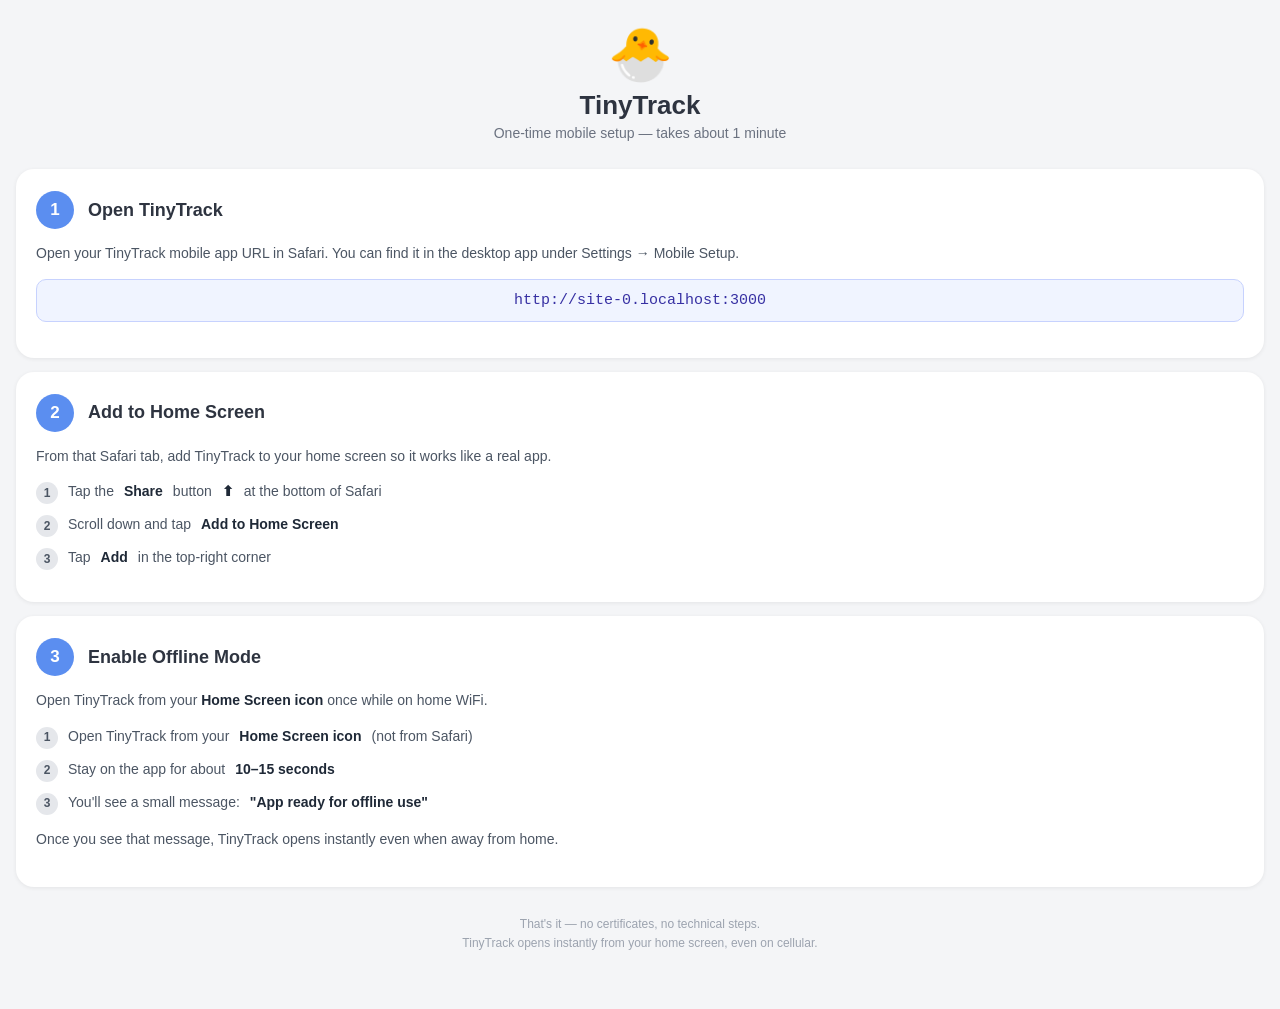
<file: setup.html>
<!DOCTYPE html>
<html lang="en">
<head>
  <meta charset="UTF-8">
  <meta name="viewport" content="width=device-width, initial-scale=1.0, maximum-scale=1.0, user-scalable=no">
  <title>TinyTrack — Mobile Setup</title>
  <style>
    *, *::before, *::after { box-sizing: border-box; margin: 0; padding: 0 }

    body {
      font-family: -apple-system, BlinkMacSystemFont, 'Segoe UI', sans-serif;
      background: #f4f5f7;
      color: #2e3440;
      min-height: 100vh;
      padding: 28px 16px 56px;
    }

    .header { text-align: center; margin-bottom: 28px; }
    .logo { font-size: 52px; line-height: 1; margin-bottom: 10px }
    .header h1 { font-size: 26px; font-weight: 700 }
    .header p { font-size: 14px; color: #6b7280; margin-top: 4px }

    .step {
      background: #fff;
      border-radius: 18px;
      padding: 22px 20px;
      margin-bottom: 14px;
      box-shadow: 0 1px 4px rgba(0,0,0,0.07);
    }
    .step-header { display: flex; align-items: center; gap: 14px; margin-bottom: 14px; }
    .step-num {
      width: 38px; height: 38px;
      border-radius: 50%;
      background: #5b8ef0;
      color: #fff;
      font-weight: 700;
      font-size: 17px;
      display: flex; align-items: center; justify-content: center;
      flex-shrink: 0;
    }
    .step-title { font-size: 18px; font-weight: 600 }
    .step p { font-size: 14px; color: #4b5563; line-height: 1.55; margin-bottom: 14px; }

    .btn {
      display: block; width: 100%; padding: 15px;
      border-radius: 13px; border: none;
      font-size: 16px; font-weight: 600;
      text-align: center; text-decoration: none;
      cursor: pointer; -webkit-tap-highlight-color: transparent;
    }
    .btn-blue { background: #5b8ef0; color: #fff }
    .btn-blue:active { background: #4b7de0 }

    .url-box {
      background: #f0f4ff; border: 1px solid #c7d2fe;
      border-radius: 10px; padding: 12px 14px;
      font-family: 'SF Mono', 'Menlo', 'Courier New', monospace;
      font-size: 15px; color: #3730a3;
      word-break: break-all; margin-bottom: 14px; text-align: center;
    }

    .sub-steps { list-style: none; counter-reset: sub; margin-top: 12px; }
    .sub-steps li {
      counter-increment: sub;
      display: flex; gap: 10px;
      font-size: 14px; color: #4b5563;
      margin-bottom: 10px; line-height: 1.45; align-items: flex-start;
    }
    .sub-steps li::before {
      content: counter(sub);
      min-width: 22px; height: 22px;
      background: #e5e7eb; border-radius: 50%;
      font-size: 12px; font-weight: 600;
      display: flex; align-items: center; justify-content: center;
      flex-shrink: 0; margin-top: 1px;
    }

    strong { font-weight: 600; color: #1f2937 }

    .footer-note {
      font-size: 12px; color: #9ca3af;
      text-align: center; margin-top: 28px;
      padding: 0 8px; line-height: 1.6;
    }
  </style>
</head>
<body>

  <div class="header">
    <div class="logo">🐣</div>
    <h1>TinyTrack</h1>
    <p>One-time mobile setup — takes about 1 minute</p>
  </div>

  <!-- Step 1: Open TinyTrack -->
  <div class="step">
    <div class="step-header">
      <div class="step-num">1</div>
      <div class="step-title">Open TinyTrack</div>
    </div>
    <p id="open-step-desc">Loading…</p>
    <a href="#" class="btn btn-blue" id="open-app-btn" style="display:none">Open TinyTrack in Safari →</a>
    <div class="url-box" id="app-url" style="display:none"></div>
  </div>

  <!-- Step 2: Add to Home Screen -->
  <div class="step">
    <div class="step-header">
      <div class="step-num">2</div>
      <div class="step-title">Add to Home Screen</div>
    </div>
    <p>From that Safari tab, add TinyTrack to your home screen so it works like a real app.</p>
    <ol class="sub-steps">
      <li>Tap the <strong>Share</strong> button <strong>⬆</strong> at the bottom of Safari</li>
      <li>Scroll down and tap <strong>Add to Home Screen</strong></li>
      <li>Tap <strong>Add</strong> in the top-right corner</li>
    </ol>
  </div>

  <!-- Step 3: Enable Offline Mode -->
  <div class="step">
    <div class="step-header">
      <div class="step-num">3</div>
      <div class="step-title">Enable Offline Mode</div>
    </div>
    <p>Open TinyTrack from your <strong>Home Screen icon</strong> once while on home WiFi.</p>
    <ol class="sub-steps">
      <li>Open TinyTrack from your <strong>Home Screen icon</strong> (not from Safari)</li>
      <li>Stay on the app for about <strong>10–15 seconds</strong></li>
      <li>You'll see a small message: <strong>"App ready for offline use"</strong></li>
    </ol>
    <p style="margin-top:14px;font-size:14px;color:#4b5563">Once you see that message, TinyTrack opens instantly even when away from home.</p>
  </div>

  <p class="footer-note">
    That's it — no certificates, no technical steps.<br>
    TinyTrack opens instantly from your home screen, even on cellular.
  </p>

  <script>
    var serverUrl = 'http://' + window.location.hostname + ':3000'
    var params = new URLSearchParams(window.location.search)
    var cdnUrl = (params.get('cdn') || '').replace(/\/$/, '')

    var descEl = document.getElementById('open-step-desc')
    var btnEl  = document.getElementById('open-app-btn')
    var urlEl  = document.getElementById('app-url')

    if (cdnUrl) {
      var appUrl = cdnUrl + '/?server=' + encodeURIComponent(serverUrl)
      descEl.textContent = 'Tap the button below to open TinyTrack. Your home server address will be saved automatically.'
      btnEl.href = appUrl
      btnEl.style.display = 'block'
    } else {
      descEl.innerHTML = 'Open your TinyTrack mobile app URL in Safari. You can find it in the desktop app under Settings → Mobile Setup.'
      urlEl.textContent = cdnUrl || serverUrl
      urlEl.style.display = 'block'
    }
  </script>
</body>
</html>
</file>
